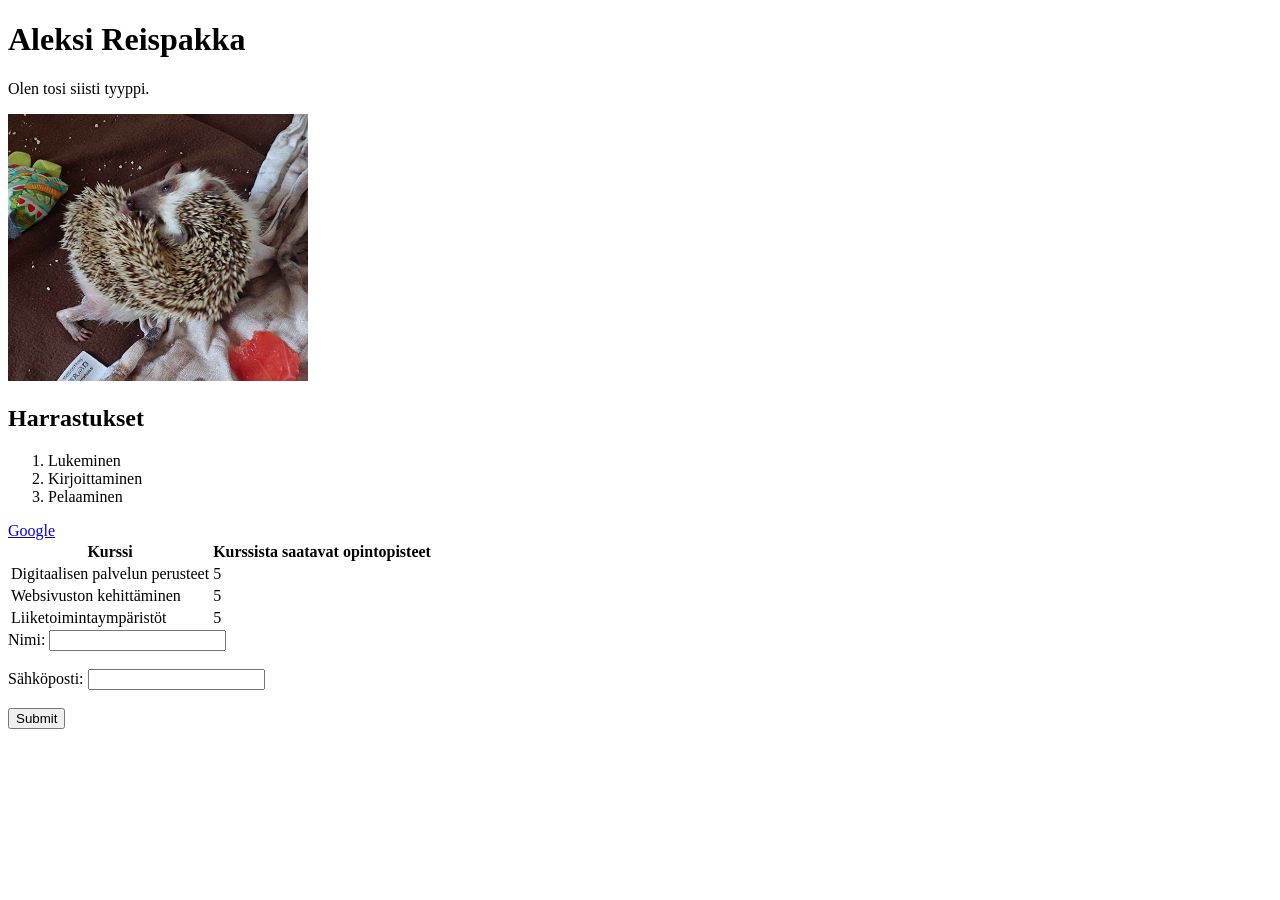
<file: WS01/index.html>
<!DOCTYPE html>
    <html lang="fi">
    <head>
        <title>Ensimmäinen HTML sivu</title>
    </head>
    <body>
        <h1>Aleksi Reispakka</h1>
        <p>Olen tosi siisti tyyppi.</p>
        <img src="siili.jpg" width="300" alt="Siili">
        <h2>Harrastukset</h2>
    <ol>
        <li>Lukeminen</li>
        <li>Kirjoittaminen</li>
        <li>Pelaaminen</li>
    </ol>
    <a href="https://www.google.fi">Google</a>
    <table>
    <tr>
        <th>Kurssi</th>
        <th>Kurssista saatavat opintopisteet</th>
    </tr>
    <tr>
        <td>Digitaalisen palvelun perusteet</td>
        <td>5</td>
    </tr>
    <tr>
        <td>Websivuston kehittäminen</td>
        <td>5</td>
    </tr>
    <tr>
        <td>Liiketoimintaympäristöt</td>
        <td>5</td>
    </tr>
    </table>
    <form>
    <label for="name">Nimi:</label>
    <input type="text" id="name" name="name"><br><br>
    <label for="email">Sähköposti:</label>
    <input type="email" id="email" name="email"><br><br>
    <input type="submit" value="Submit">
    </form>
    </body>
    </html>
</file>
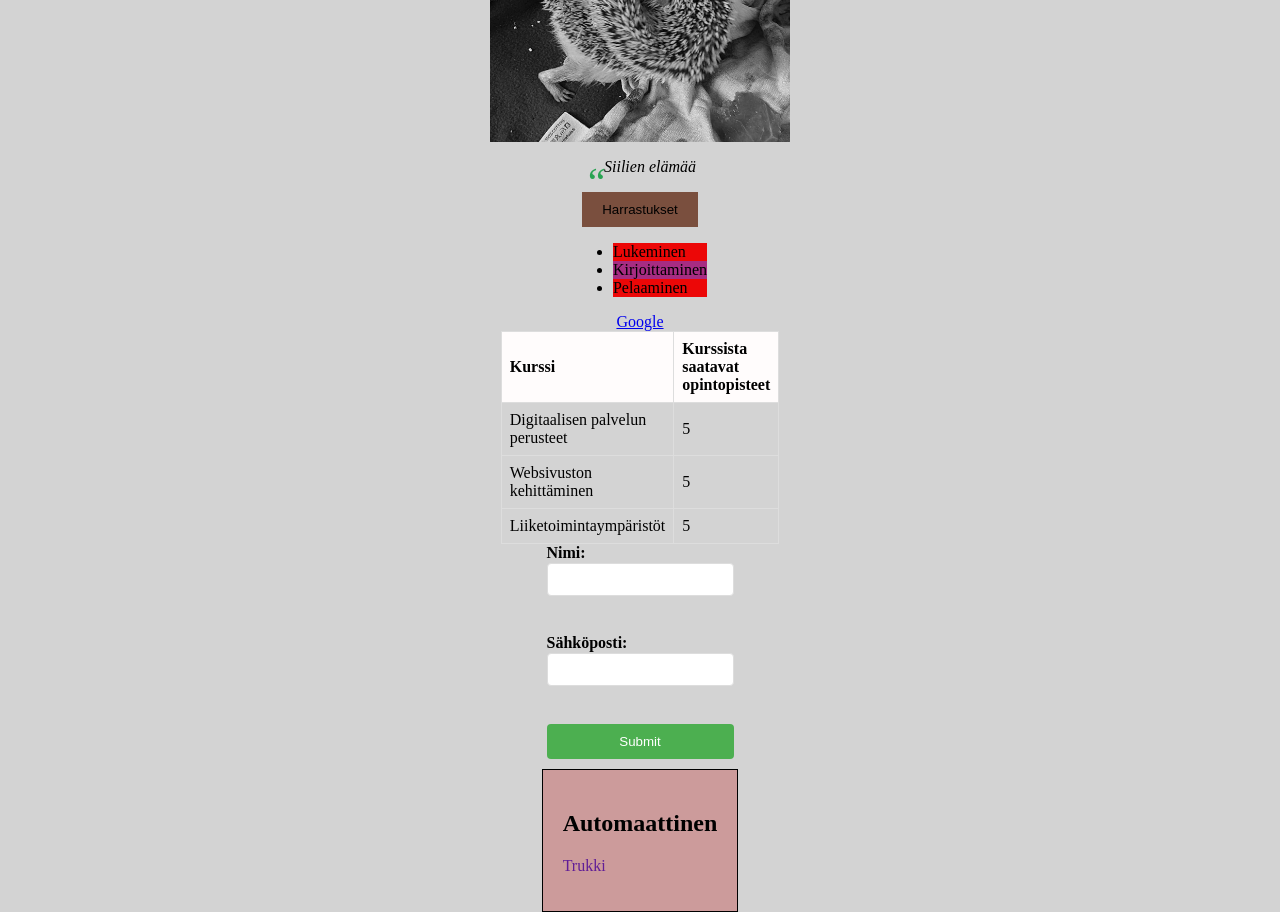
<file: WS03/index.html>
<!DOCTYPE html>
    <html lang="fi">
    <head>
        <meta charset="UTF-8">
        <title>Ensimmäinen HTML sivu</title>
        <link rel="stylesheet" href="styles.css">
    </head>
    <body>
        <h1>Aleksi Reispakan sivut</h1>
        <div class="animated-banner">Olen tosi siisti tyyppi.</div>
        <img src="siili.jpg" width="300" alt="Siili" class="filter-image">
        <blockquote class="quote">
        Siilien elämää
      </blockquote>
        <button class="transition-button">Harrastukset</button>
<ul class="pseudo-list">
        <li>Lukeminen</li>
        <li>Kirjoittaminen</li>
        <li>Pelaaminen</li>
      </ul>
    <a href="https://www.google.fi">Google</a>
    <div class="animation-box"></div>
    <table>
    <tr>
        <th>Kurssi</th>
        <th>Kurssista saatavat opintopisteet</th>
    </tr>
    <tr>
        <td>Digitaalisen palvelun perusteet</td>
        <td>5</td>
    </tr>
    <tr>
        <td>Websivuston kehittäminen</td>
        <td>5</td>
    </tr>
    <tr>
        <td>Liiketoimintaympäristöt</td>
        <td>5</td>
    </tr>
    </table>
    <form>
    <label for="name">Nimi:</label>
    <input type="text" id="name" name="name"><br><br>
    <label for="email">Sähköposti:</label>
    <input type="email" id="email" name="email"><br><br>
    <input type="submit" value="Submit">
    </form>
    <div class="content-box">
  <h2>Automaattinen</h2>
  <p>Trukki</p>
</div>
    </body>
    </html>
</file>
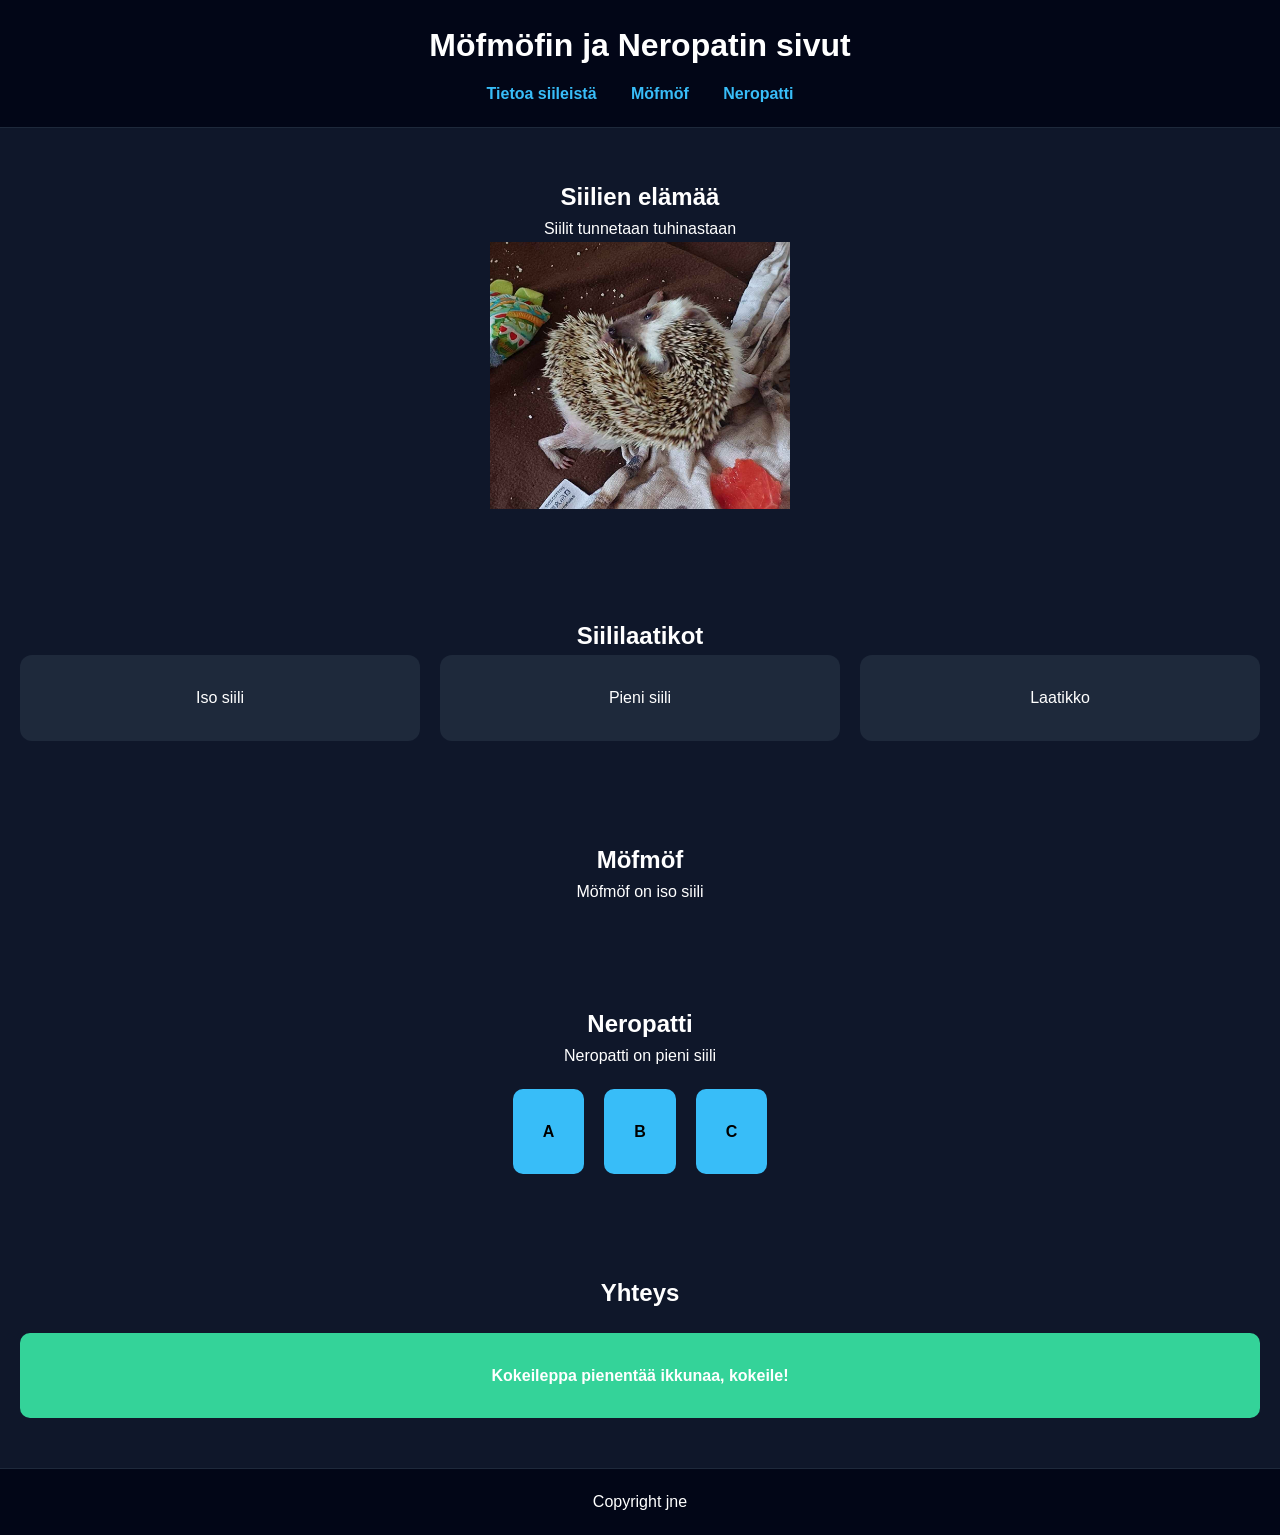
<file: WS04/index.html>
<!DOCTYPE html>
<html lang="fi">
<head>
  <meta charset="UTF-8">
  <title>Siilien sivut</title>
  <link rel="stylesheet" href="styles.css">
</head>

<body>
  <header>
    <h1>Möfmöfin ja Neropatin sivut</h1>
    <nav>
      <ul>
        <li><a href="#about">Tietoa siileistä</a></li>
        <li><a href="#mofmof">Möfmöf</a></li>
        <li><a href="#neropatti">Neropatti</a></li>
      </ul>
    </nav>
  </header>
  <main>
    <section id="about">
      <h2>Siilien elämää</h2>
      <p>Siilit tunnetaan tuhinastaan</p>
      <img src="kuvat/mofmof.png" width="300" alt="Möfmöf" class="animated">
    </section>

    <section id="services">
      <h2>Siililaatikot</h2>

      <div class="grid-container">
        <div class="card">Iso siili</div>
        <div class="card">Pieni siili</div>
        <div class="card">Laatikko</div>
      </div>
    </section>

    <section id="mofmof">
      <h2>Möfmöf</h2>
      <p>Möfmöf on iso siili</p>
    </section>

    <section id="neropatti">
      <h2>Neropatti</h2>
      <p>Neropatti on pieni siili</p>

      <div class="flex-container">
        <div class="box">A</div>
        <div class="box">B</div>
        <div class="box">C</div>
      </div>
    </section>
    <section id="contact">
      <h2>Yhteys</h2>
      <div class="responsive-box">
        Kokeileppa pienentää ikkunaa, kokeile!
      </div>
    </section>

  </main>
  <footer>
    <p>Copyright jne</p>
  </footer>
</body>
</html>
</file>
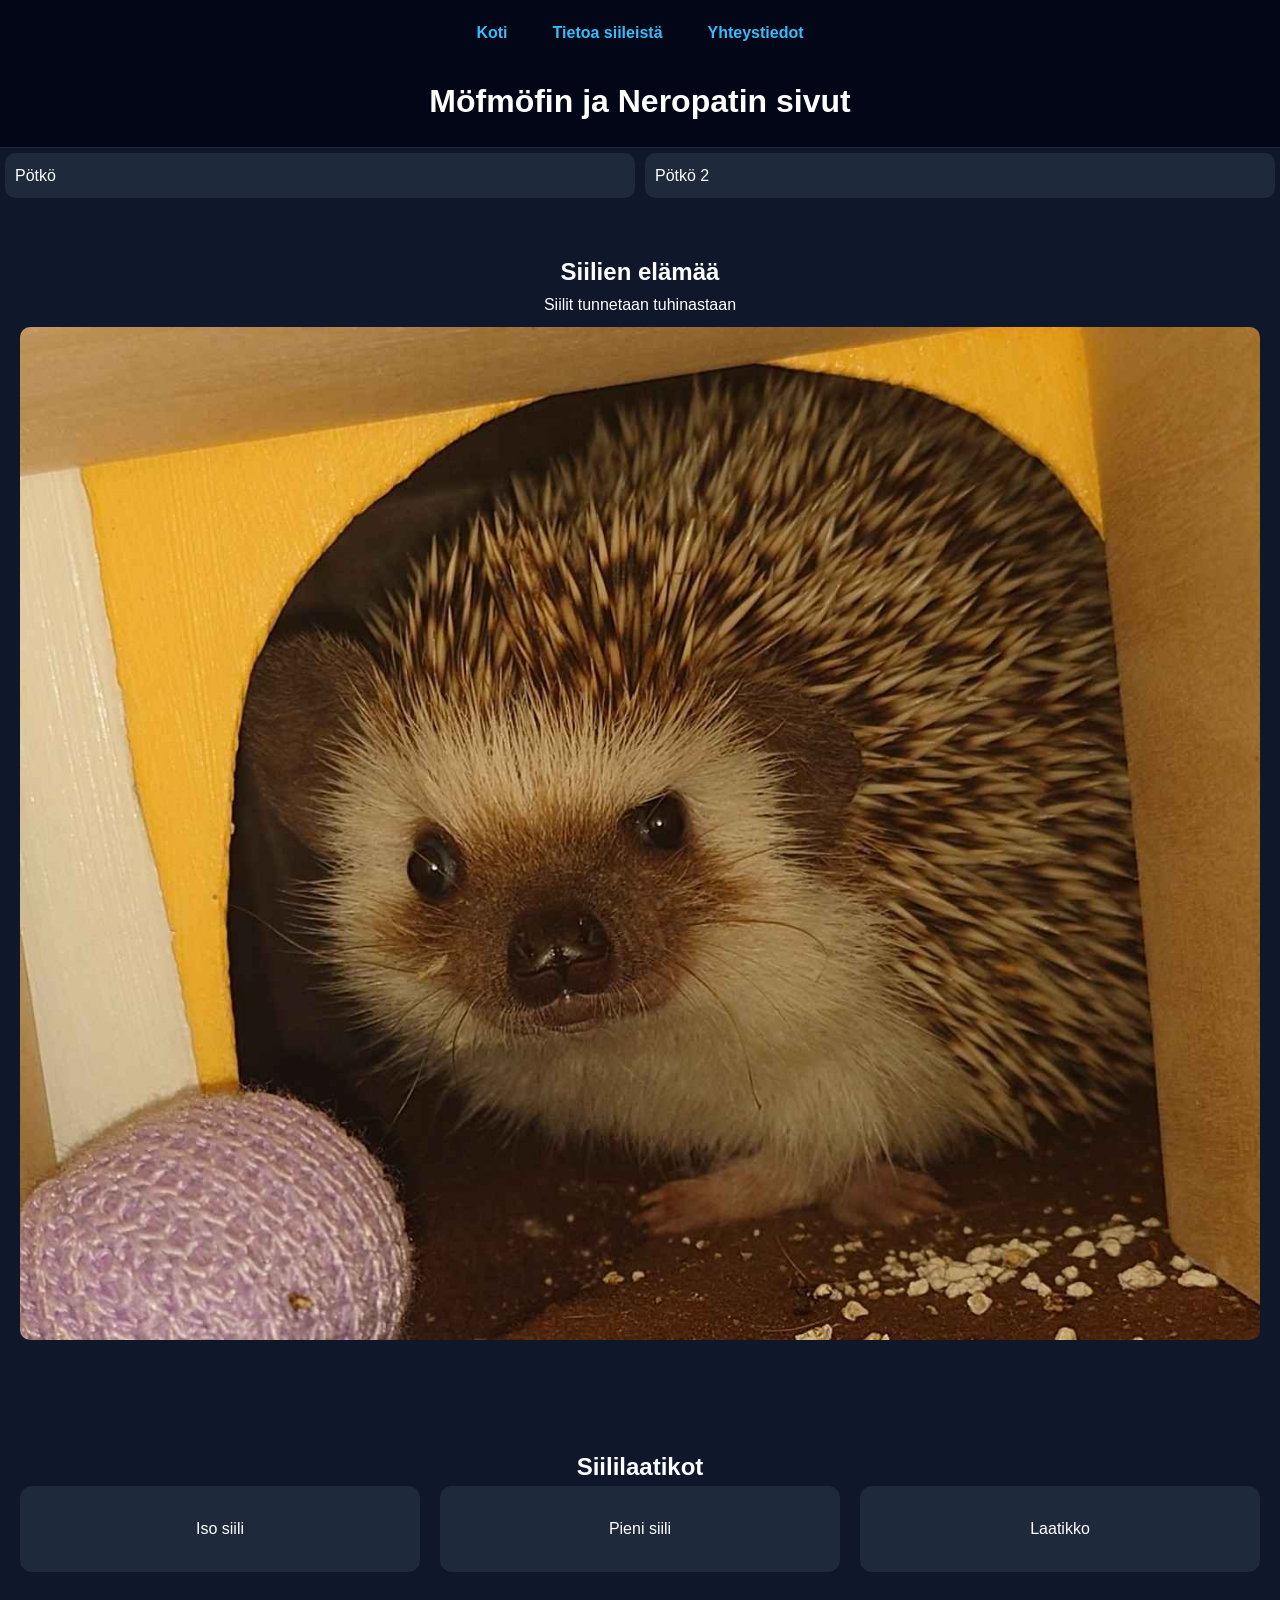
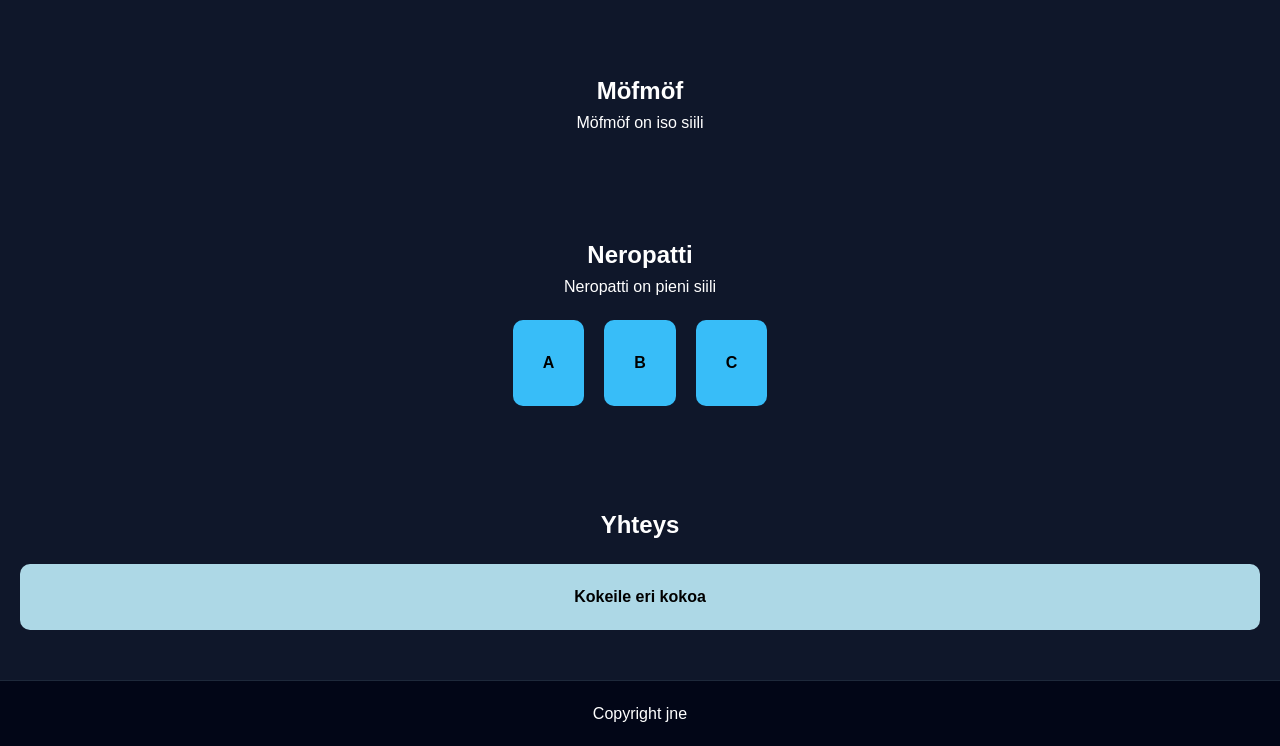
<file: WS05/index.html>
<!DOCTYPE html>
<html lang="fi">
<head>
  <meta charset="UTF-8">
  <title>Siilien sivut</title>
  <link rel="stylesheet" href="styles.css">
</head>

<body>

  <nav class="responsive-nav">
    <button class="menu-toggle">☰ Menu</button>
    <ul class="nav-list">
      <li><a href="#about">Koti</a></li>
      <li><a href="#mofmof">Tietoa siileistä</a></li>
      <li><a href="#contact">Yhteystiedot</a></li>
    </ul>
  </nav>

  <header>
    <h1>Möfmöfin ja Neropatin sivut</h1>
  </header>

  <main>

    <div class="responsive-container">
      <div class="column">
        Pötkö
      </div>
      <div class="column">
        Pötkö 2
      </div>
    </div>

    <section id="about">
      <h2>Siilien elämää</h2>
      <p>Siilit tunnetaan tuhinastaan</p>

      <img src="kuvat/mofmof2.jpg" alt="Siilin ilme" class="responsive-image">

    </section>

    <section id="services">
      <h2>Siililaatikot</h2>

      <div class="grid-container">
        <div class="card">Iso siili</div>
        <div class="card">Pieni siili</div>
        <div class="card">Laatikko</div>
      </div>
    </section>

    <section id="mofmof">
      <h2>Möfmöf</h2>
      <p>Möfmöf on iso siili</p>
    </section>

    <section id="neropatti">
      <h2>Neropatti</h2>
      <p>Neropatti on pieni siili</p>

      <div class="flex-container">
        <div class="box">A</div>
        <div class="box">B</div>
        <div class="box">C</div>
      </div>
    </section>

    <section id="contact">
      <h2>Yhteys</h2>

      <div class="media-query-box">
        Kokeile eri kokoa
      </div>

    </section>

  </main>

  <footer>
    <p>Copyright jne</p>
  </footer>

</body>
</html>
</file>
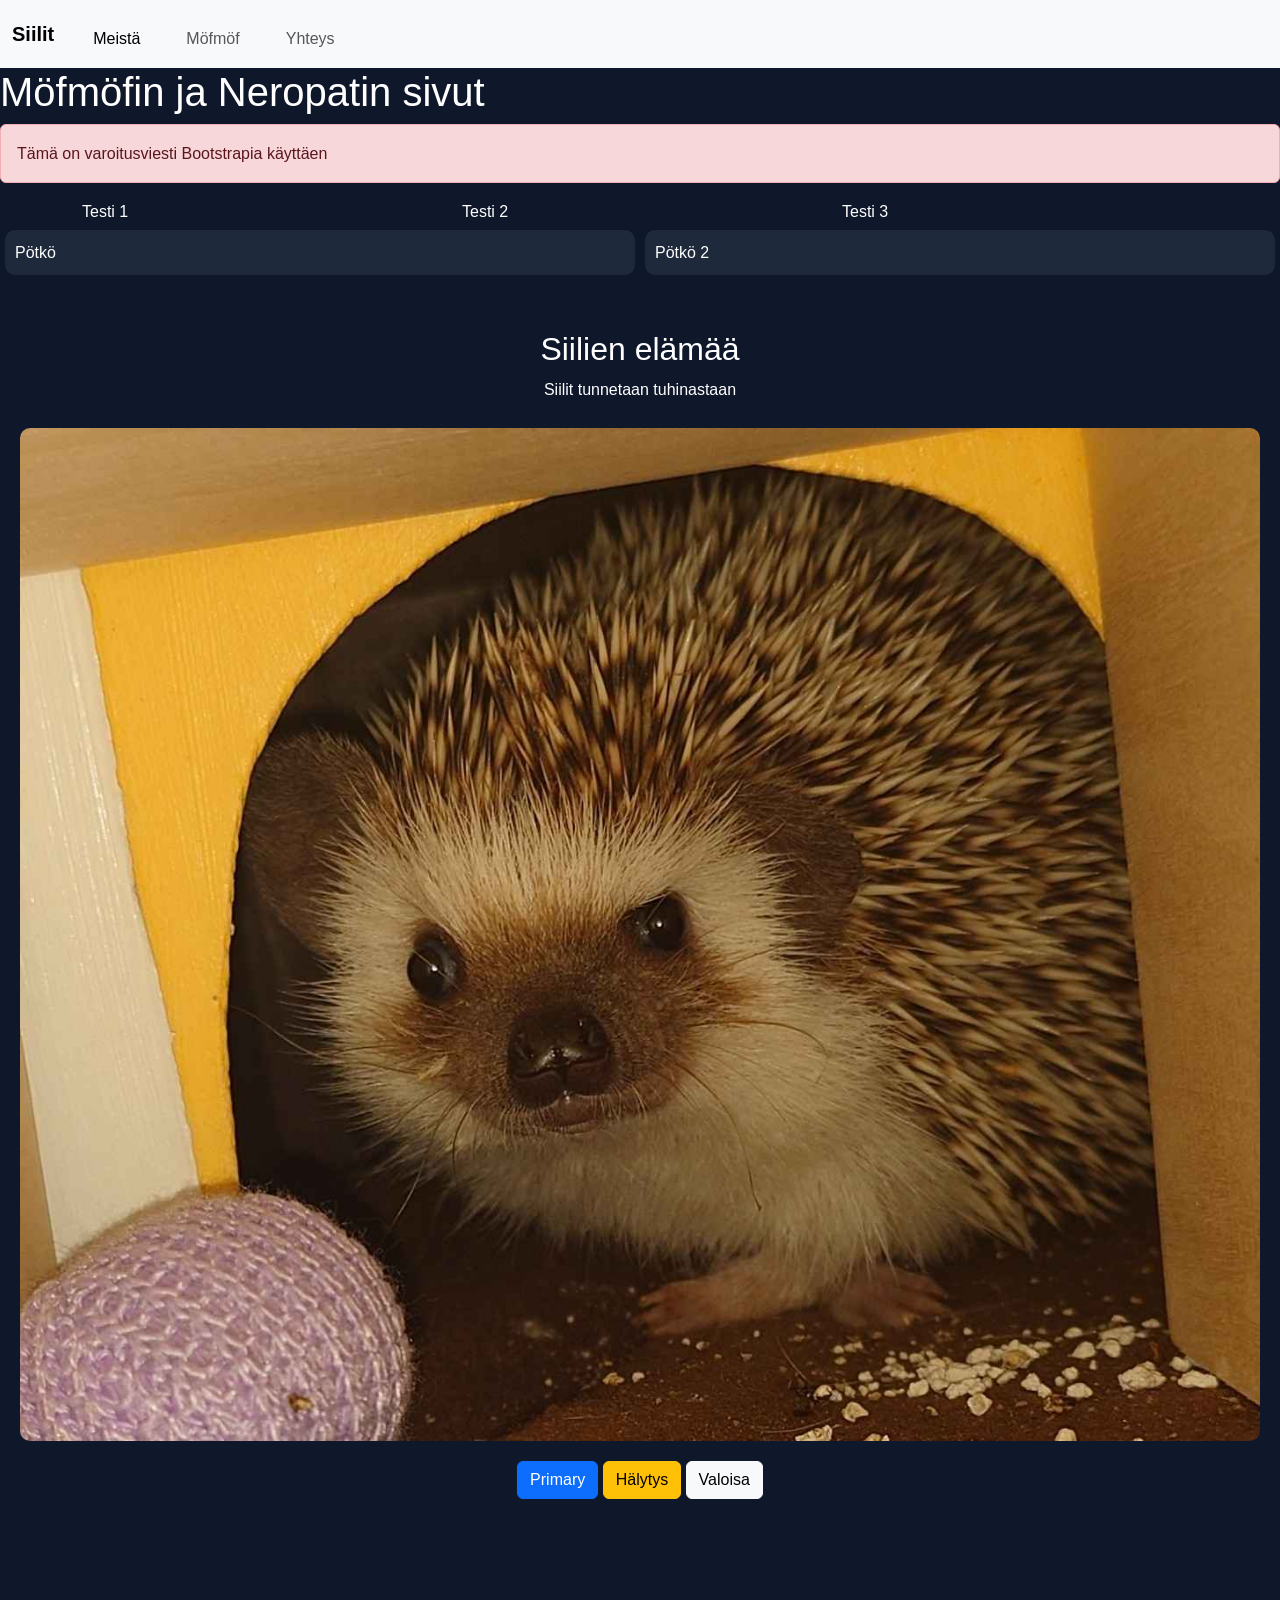
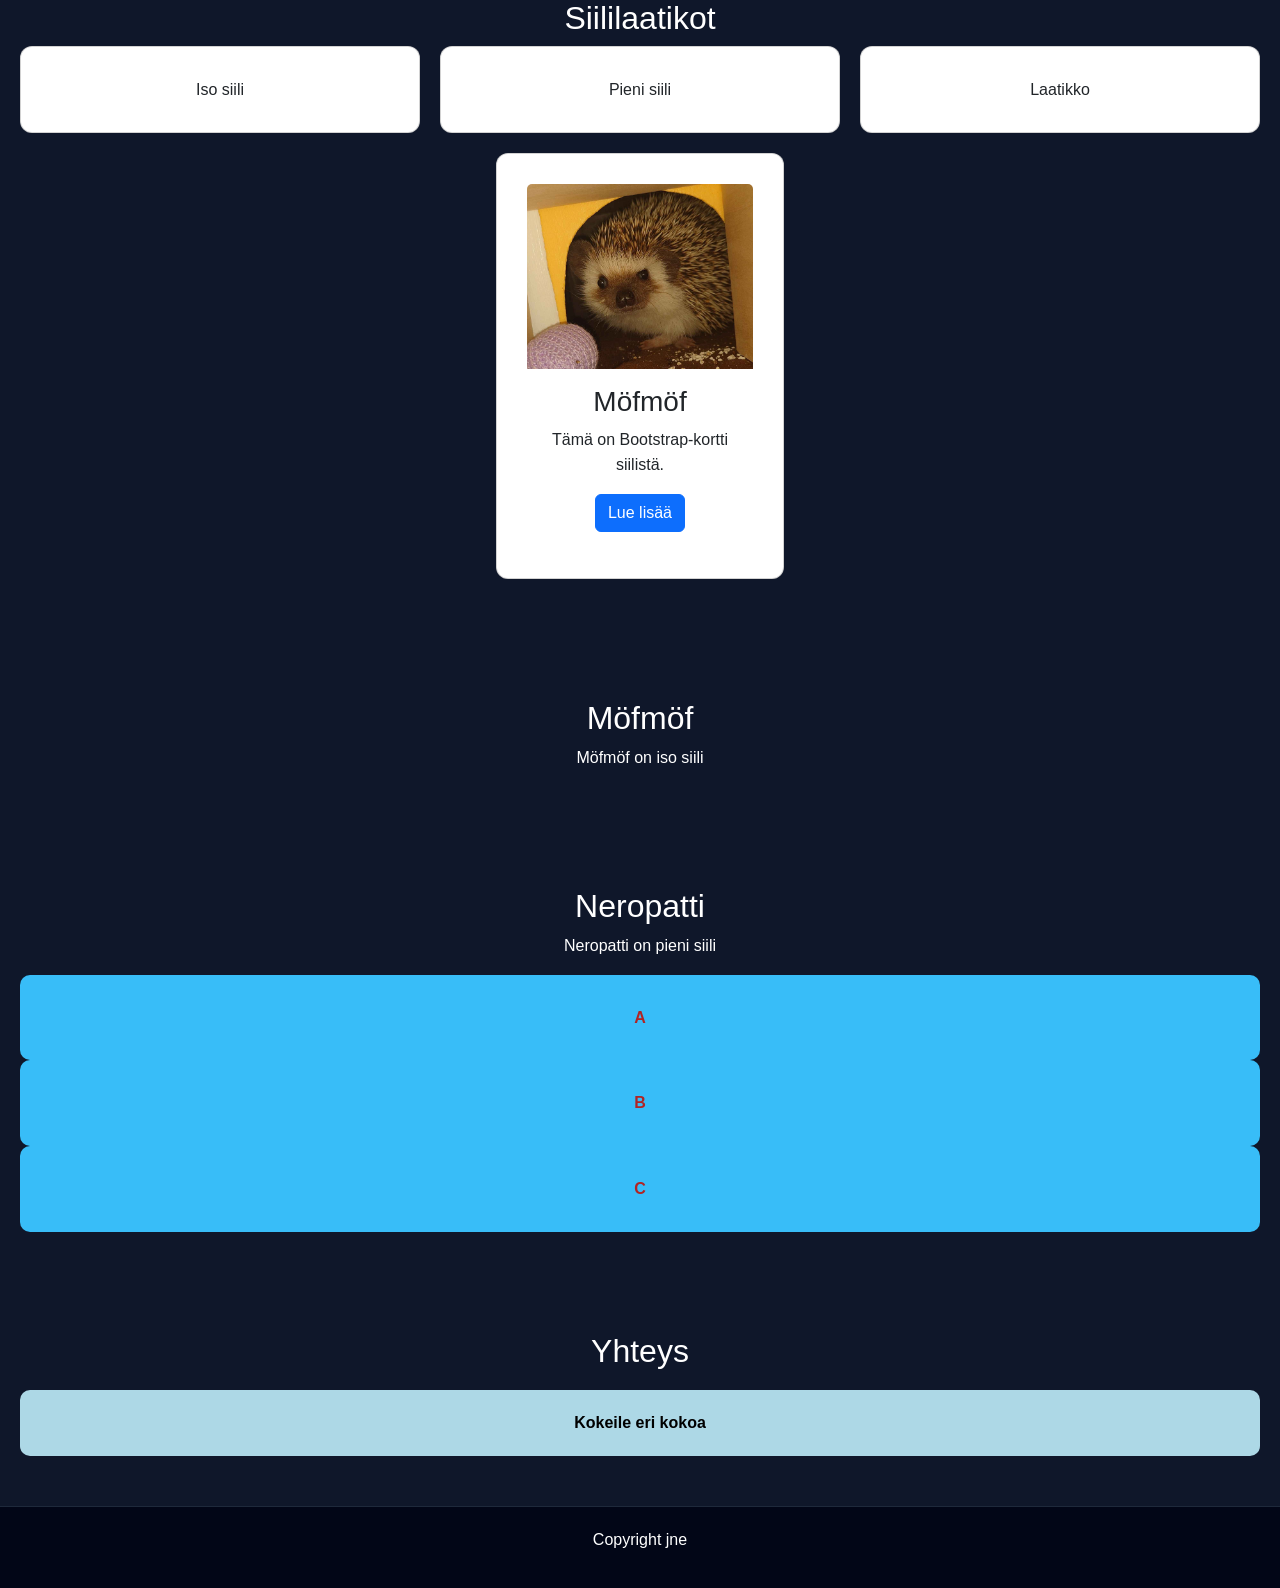
<file: WS06/index.html>
<!DOCTYPE html>
<html lang="fi">
<head>
  <meta charset="UTF-8">
  <title>Siilien sivut</title>
<!-- Bootstrap CSS -->
  <link href="https://cdn.jsdelivr.net/npm/bootstrap@5.3.0/dist/css/bootstrap.min.css" rel="stylesheet">
  <link rel="stylesheet" href="styles.css">
</head>

<body>

  <nav class="navbar navbar-expand-lg navbar-light bg-light">
    <div class="container-fluid">
      <a class="navbar-brand" href="#">Siilit</a>
      <button class="navbar-toggler" type="button" data-bs-toggle="collapse" data-bs-target="#navbarNav">
        <span class="navbar-toggler-icon"></span>
      </button>
      <div class="collapse navbar-collapse" id="navbarNav">
        <ul class="navbar-nav me-auto">
          <li class="nav-item"><a class="nav-link active" href="#about">Meistä</a></li>
          <li class="nav-item"><a class="nav-link" href="#mofmof">Möfmöf</a></li>
          <li class="nav-item"><a class="nav-link" href="#contact">Yhteys</a></li>
        </ul>
      </div>
    </div>
  </nav>

  <header>
    <h1>Möfmöfin ja Neropatin sivut</h1>
  </header>

  <main>

    <div class="alert alert-danger" role="alert">
      Tämä on varoitusviesti Bootstrapia käyttäen
    </div>

    <div class="container">
      <div class="row">
        <div class="col-md-4 col-12">Testi 1</div>
        <div class="col-md-4 col-12">Testi 2</div>
        <div class="col-md-4 col-12">Testi 3</div>
      </div>
    </div>

    <div class="responsive-container">
      <div class="column">
        Pötkö
      </div>
      <div class="column">
        Pötkö 2
      </div>
    </div>

    <section id="about">
      <h2>Siilien elämää</h2>
      <p>Siilit tunnetaan tuhinastaan</p>

      <img src="kuvat/mofmof2.jpg" alt="Siilin ilme" class="responsive-image">

      <div style="margin-top:20px;">
        <button class="btn btn-primary">Primary</button>
        <button class="btn btn-warning">Hälytys</button>
        <button class="btn btn-light">Valoisa</button>
      </div>

    </section>

    <section id="services">
      <h2>Siililaatikot</h2>

      <div class="grid-container">
        <div class="card">Iso siili</div>
        <div class="card">Pieni siili</div>
        <div class="card">Laatikko</div>
      </div>

      <div class="card" style="width: 18rem; margin: 20px auto;">
        <img src="kuvat/mofmof2.jpg" class="card-img-top" alt="Siili kortissa">
        <div class="card-body">
          <h3 class="card-title">Möfmöf</h3>
          <p class="card-text">Tämä on Bootstrap-kortti siilistä.</p>
          <a href="#" class="btn btn-primary">Lue lisää</a>
        </div>
      </div>

    </section>

    <section id="mofmof">
      <h2>Möfmöf</h2>
      <p>Möfmöf on iso siili</p>
    </section>

    <section id="neropatti">
      <h2>Neropatti</h2>
      <p>Neropatti on pieni siili</p>

      <div class="flex-container">
        <div class="box">A</div>
        <div class="box">B</div>
        <div class="box">C</div>
      </div>
    </section>

    <section id="contact">
      <h2>Yhteys</h2>

      <div class="media-query-box">
        Kokeile eri kokoa
      </div>

    </section>

  </main>

  <footer>
    <p>Copyright jne</p>
  </footer>
<!-- Bootstrap JavaScript (place before closing </body> tag) -->
  <script src="https://cdn.jsdelivr.net/npm/bootstrap@5.3.0/dist/js/bootstrap.bundle.min.js"></script>

</body>
</html>
</file>
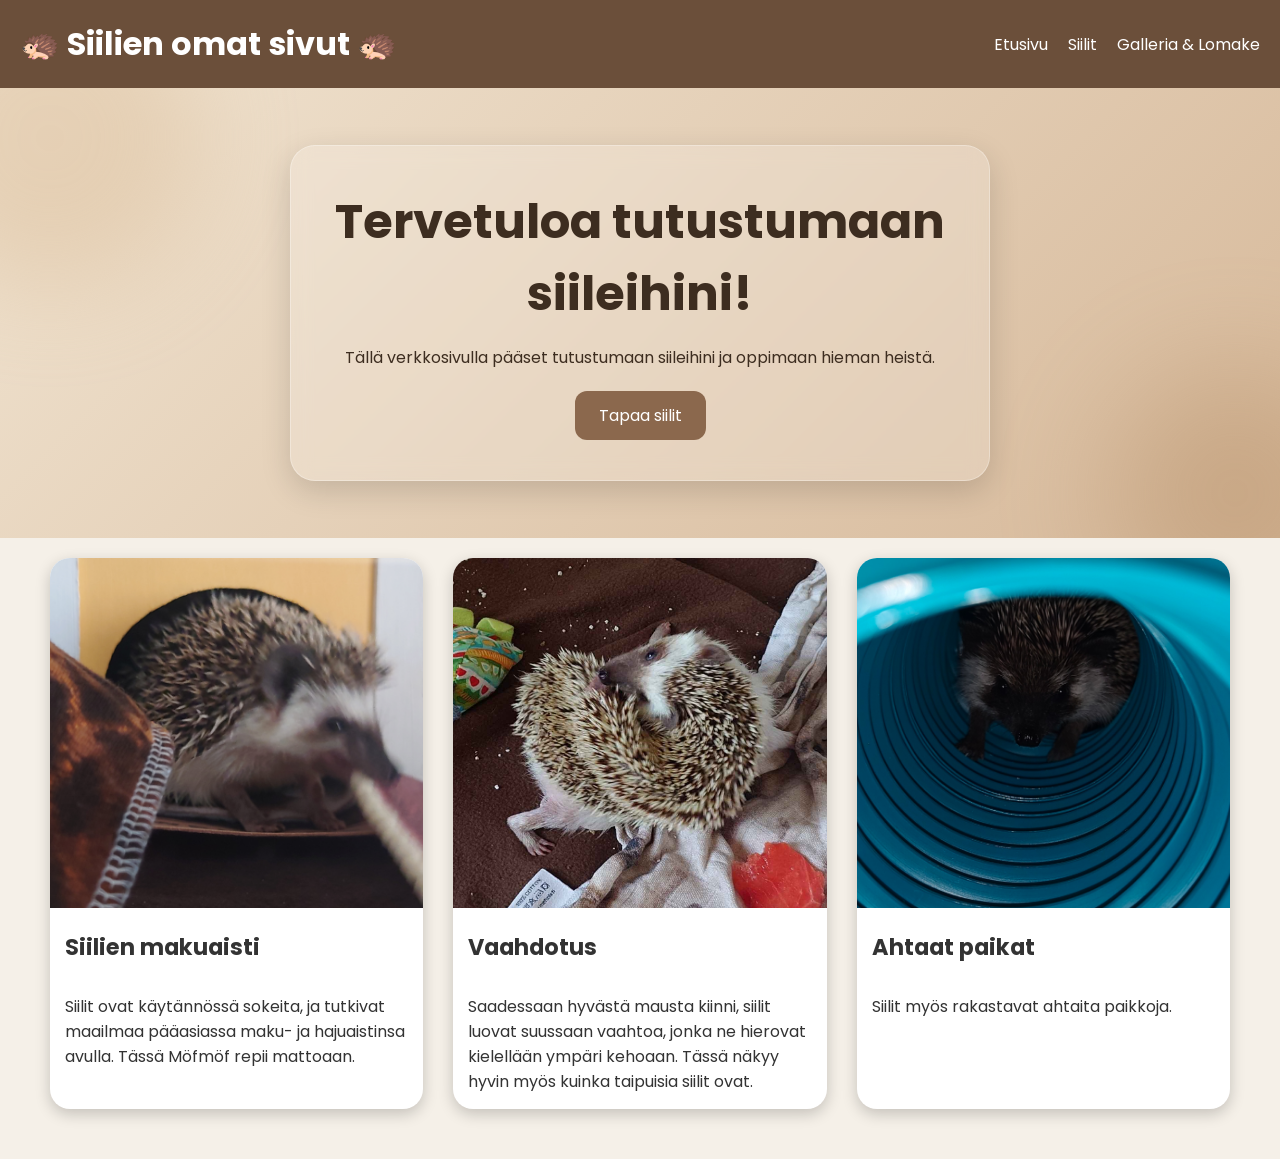
<file: WS07/index.html>
<!DOCTYPE html>
<html lang="fi">
<head>
    <meta charset="UTF-8">
    <meta name="viewport" content="width=device-width, initial-scale=1.0">
    <title>Siilien omat sivut</title>
    <link rel="stylesheet" href="styles.css">

    <link href="https://fonts.googleapis.com/css2?family=Poppins:wght@300;400;600&display=swap" rel="stylesheet">
</head>
<body>

    <header>
        <nav>
            <h1>🦔 Siilien omat sivut 🦔</h1>

            <ul>
                <li><a href="index.html">Etusivu</a></li>
                <li><a href="siilit.html">Siilit</a></li>
                <li><a href="galleria.html">Galleria & Lomake</a></li>
            </ul>
        </nav>
    </header>

    <section class="hero">
        <div class="hero-text">
            <h2>Tervetuloa tutustumaan siileihini!</h2>
            <p>
                Tällä verkkosivulla pääset tutustumaan siileihini ja oppimaan hieman heistä.
            </p>

            <a href="siilit.html" class="button">Tapaa siilit</a>
        </div>
    </section>

    <section class="cards">

        <div class="card">
            <img src="kuvat/mofmof3.JPG" alt="Möfmöf repimässä mattoa">
            <h3>Siilien makuaisti</h3>
            <p>
                Siilit ovat käytännössä sokeita, ja tutkivat maailmaa pääasiassa maku- ja hajuaistinsa avulla. Tässä Möfmöf repii mattoaan.
            </p>
        </div>

        <div class="card">
            <img src="kuvat/mofmof1.jpg" alt="Möfmöfin selkäranka vääntyy vaahdottaessa">
            <h3>Vaahdotus</h3>
            <p>
                Saadessaan hyvästä mausta kiinni, siilit luovat suussaan vaahtoa, jonka ne hierovat kielellään ympäri kehoaan. Tässä näkyy hyvin myös kuinka taipuisia siilit ovat.
            </p>
        </div>

        <div class="card">
            <img src="kuvat/nerppa2.jpg" alt="Neropatti putkessa">
            <h3>Ahtaat paikat</h3>
            <p>
                Siilit myös rakastavat ahtaita paikkoja. 
            </p>
        </div>

    </section>

</body>
</html>
</file>
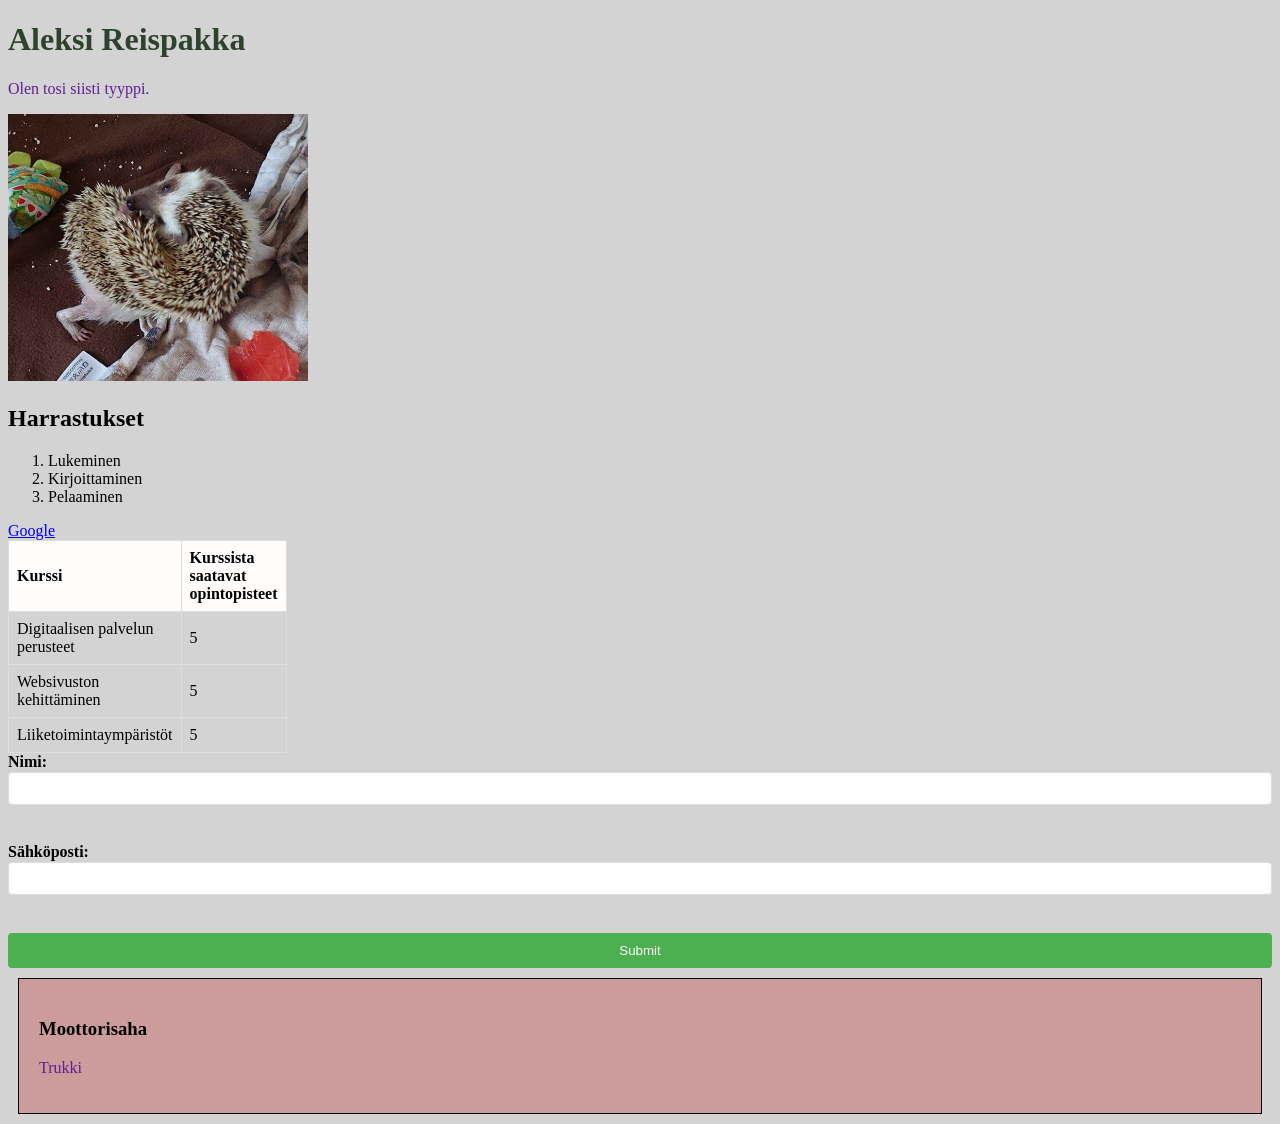
<file: WS02/WS02/index.html>
<!DOCTYPE html>
    <html lang="fi">
    <head>
        <title>Ensimmäinen HTML sivu</title>
        <link rel="stylesheet" href="styles.css">
    </head>
    <body>
        <h1>Aleksi Reispakka</h1>
        <p>Olen tosi siisti tyyppi.</p>
        <img src="siili.jpg" width="300" alt="Siili">
        <h2>Harrastukset</h2>
    <ol>
        <li>Lukeminen</li>
        <li>Kirjoittaminen</li>
        <li>Pelaaminen</li>
    </ol>
    <a href="https://www.google.fi">Google</a>
    <table>
    <tr>
        <th>Kurssi</th>
        <th>Kurssista saatavat opintopisteet</th>
    </tr>
    <tr>
        <td>Digitaalisen palvelun perusteet</td>
        <td>5</td>
    </tr>
    <tr>
        <td>Websivuston kehittäminen</td>
        <td>5</td>
    </tr>
    <tr>
        <td>Liiketoimintaympäristöt</td>
        <td>5</td>
    </tr>
    </table>
    <form>
    <label for="name">Nimi:</label>
    <input type="text" id="name" name="name"><br><br>
    <label for="email">Sähköposti:</label>
    <input type="email" id="email" name="email"><br><br>
    <input type="submit" value="Submit">
    </form>
    <div class="content-box">
  <h3>Moottorisaha</h3>
  <p>Trukki</p>
</div>
    </body>
    </html>
</file>
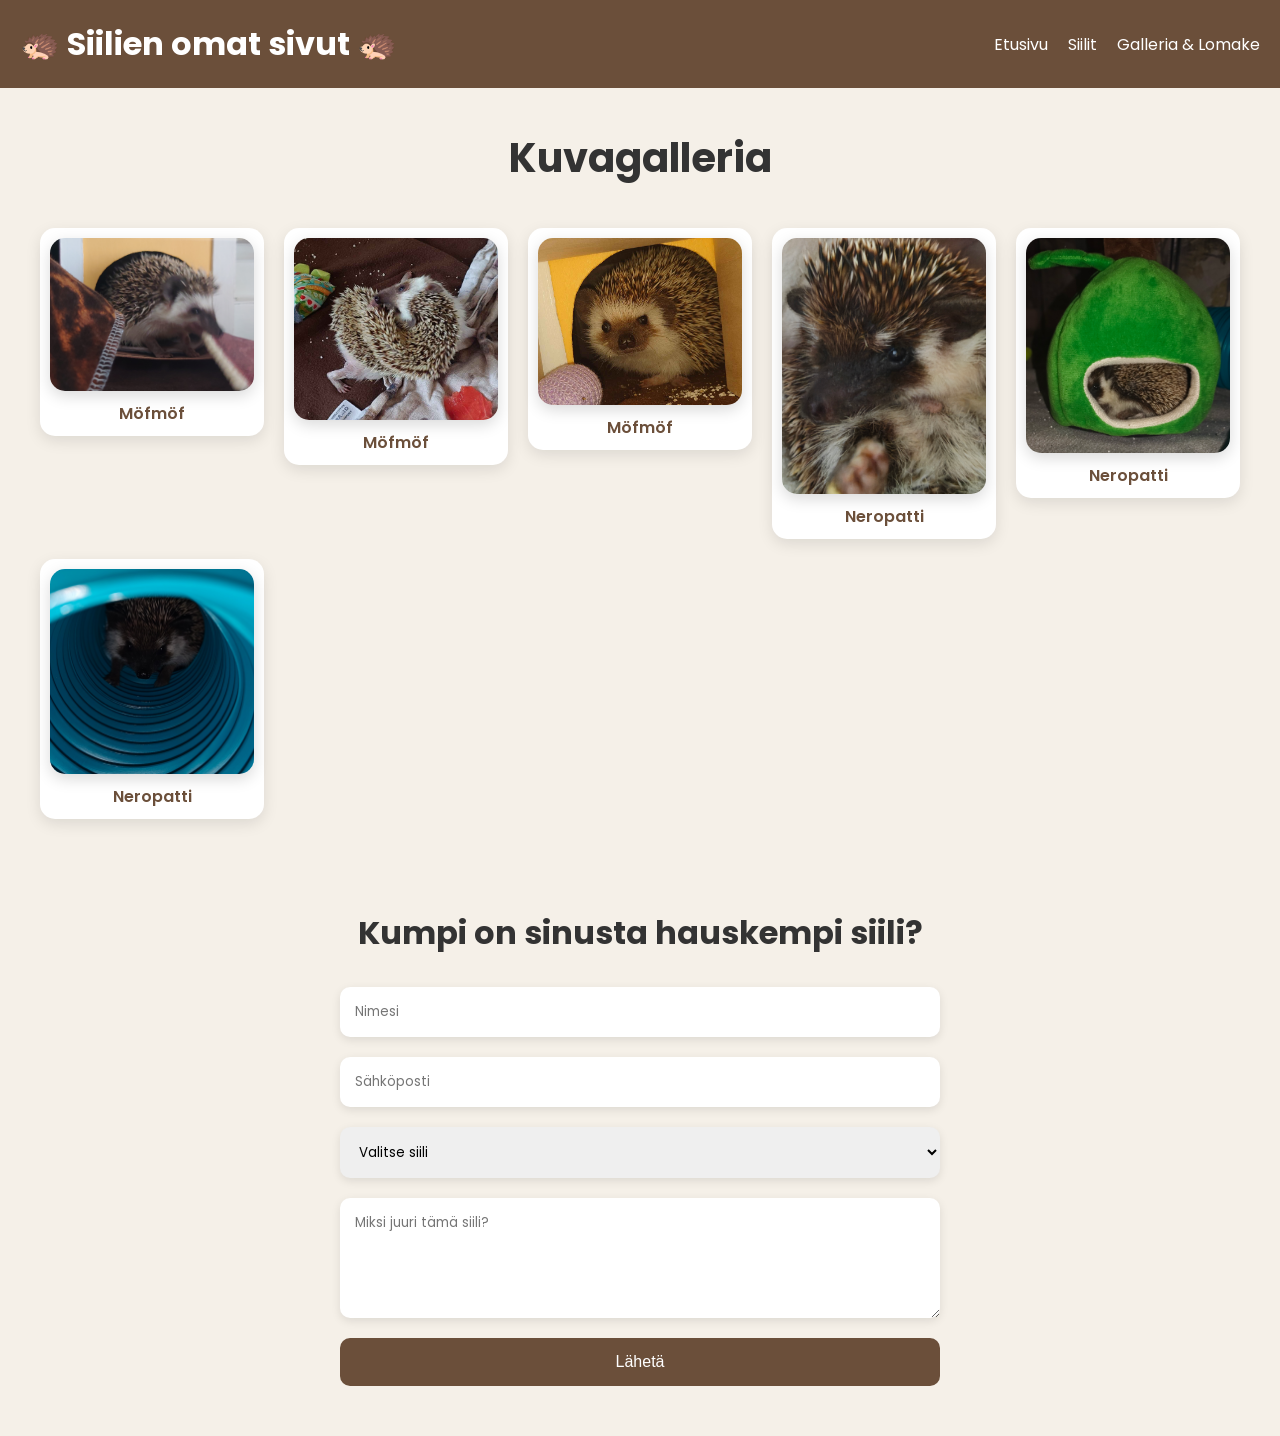
<file: WS07/galleria.html>
<!DOCTYPE html>
<html lang="fi">
<head>
    <meta charset="UTF-8">
    <meta name="viewport" content="width=device-width, initial-scale=1.0">
    <title>Galleria</title>

    <link rel="stylesheet" href="styles.css">

    <link href="https://fonts.googleapis.com/css2?family=Poppins:wght@300;400;600&display=swap" rel="stylesheet">
</head>

<body>

<header>
    <nav>
        <h1>🦔 Siilien omat sivut 🦔</h1>

        <ul>
            <li><a href="index.html">Etusivu</a></li>
            <li><a href="siilit.html">Siilit</a></li>
            <li><a href="galleria.html">Galleria & Lomake</a></li>
        </ul>
    </nav>
</header>

<section class="page-title">
    <h2>Kuvagalleria</h2>
</section>

<div class="gallery">

    <div class="gallery-item">
        <img src="kuvat/mofmof3.JPG" alt="Möfmöf">
        <p>Möfmöf</p>
    </div>

    <div class="gallery-item">
        <img src="kuvat/mofmof1.jpg" alt="Möfmöf">
        <p>Möfmöf</p>
    </div>

    <div class="gallery-item">
        <img src="kuvat/mofmof2.jpg" alt="Möfmöf">
        <p>Möfmöf</p>
    </div>

    <div class="gallery-item">
        <img src="kuvat/nerppa3.jpg" alt="Neropatti">
        <p>Neropatti</p>
    </div>

    <div class="gallery-item">
        <img src="kuvat/nerppa1.jpg" alt="Neropatti">
        <p>Neropatti</p>
    </div>

    <div class="gallery-item">
        <img src="kuvat/nerppa2.jpg" alt="Neropatti">
        <p>Neropatti</p>
    </div>

</div>

<section class="form-section">

    <h2>Kumpi on sinusta hauskempi siili?</h2>

    <form>

        <input type="text" placeholder="Nimesi" required>

        <input type="email" placeholder="Sähköposti" required>

        <select required>
            <option value="">Valitse siili</option>
            <option>Möfmöf</option>
            <option>Neropatti</option>
        </select>

        <textarea placeholder="Miksi juuri tämä siili?" required></textarea>

        <button type="submit">Lähetä</button>

    </form>

</section>

<div id="lightbox" class="lightbox">
    <img id="lightbox-img" src="[data-uri]" alt="">
</div>

<script src="script.js"></script>

</body>
</html>
</file>
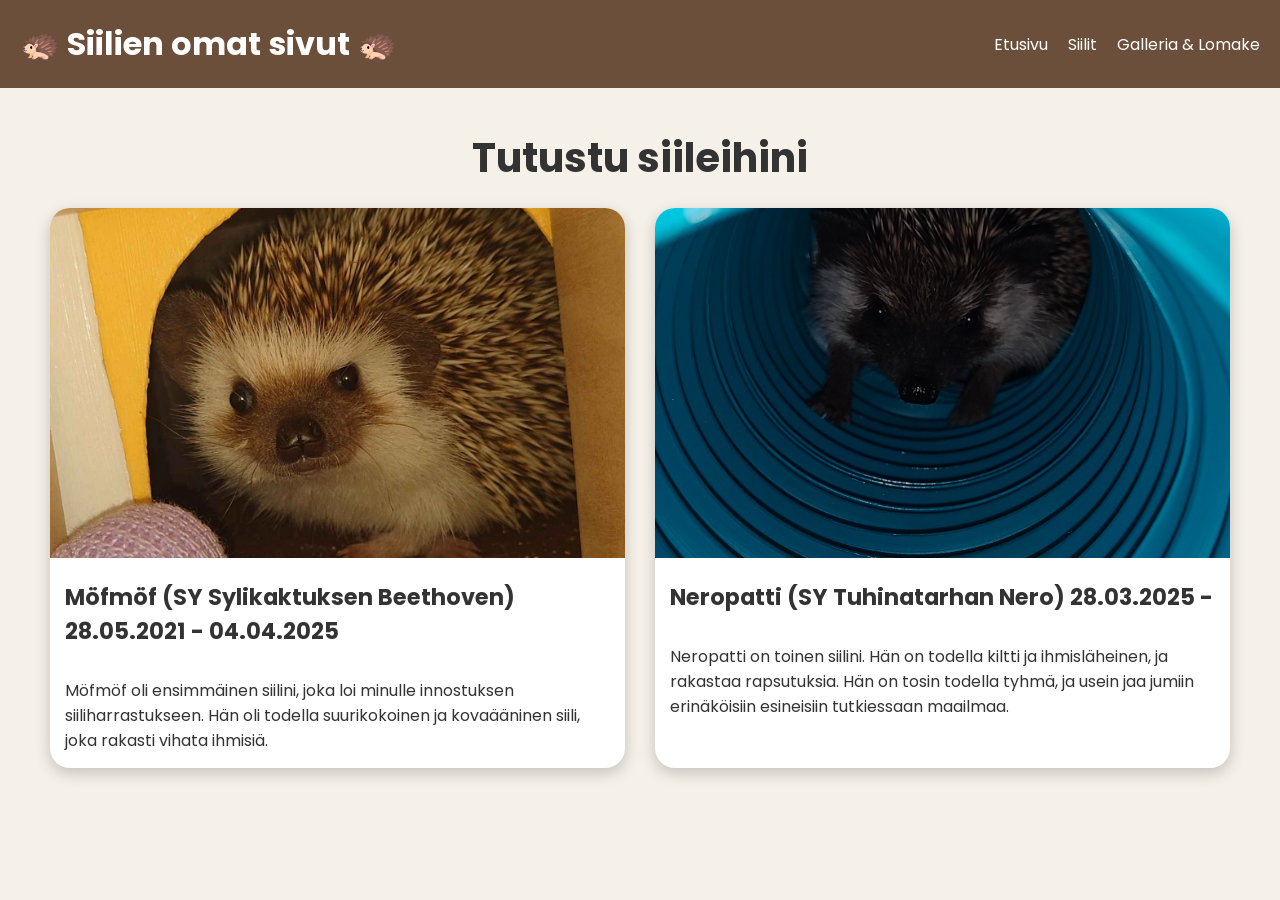
<file: WS07/siilit.html>
<!DOCTYPE html>
<html lang="fi">
<head>
    <meta charset="UTF-8">
    <meta name="viewport" content="width=device-width, initial-scale=1.0">
    <title>Siilit</title>

    <link rel="stylesheet" href="styles.css">

    <link href="https://fonts.googleapis.com/css2?family=Poppins:wght@300;400;600&display=swap" rel="stylesheet">
</head>

<body>

<header>
    <nav>
        <h1>🦔 Siilien omat sivut 🦔</h1>

        <ul>
            <li><a href="index.html">Etusivu</a></li>
            <li><a href="siilit.html">Siilit</a></li>
            <li><a href="galleria.html">Galleria & Lomake</a></li>
        </ul>
    </nav>
</header>

<section class="page-title">
    <h2>Tutustu siileihini</h2>
</section>

<section class="cards">

    <div class="card">
        <img src="kuvat/mofmof2.jpg" alt="Möfmöf repimässä mattoa">
        <h3>Möfmöf (SY Sylikaktuksen Beethoven) 28.05.2021 - 04.04.2025</h3>
        <p>
            Möfmöf oli ensimmäinen siilini, joka loi minulle innostuksen siiliharrastukseen. Hän oli todella suurikokoinen ja kovaääninen siili, joka rakasti vihata ihmisiä.
        </p>
    </div>

    <div class="card">
        <img src="kuvat/nerppa2.jpg" alt="Neropatti kämmenellä">
        <h3>Neropatti (SY Tuhinatarhan Nero) 28.03.2025 - </h3>
        <p>
            Neropatti on toinen siilini. Hän on todella kiltti ja ihmisläheinen, ja rakastaa rapsutuksia. Hän on tosin todella tyhmä, ja usein jaa jumiin erinäköisiin esineisiin tutkiessaan maailmaa.
        </p>
    </div>

</section>

</body>
</html>
</file>
<file: WS03/styles.css>
body {
  display: flex;
  flex-direction: column; 
  justify-content: center; 
  align-items: center;       
  height: 75vh;
  margin: 0;
}
.filter-image {
        filter: grayscale(100%);
        transition: filter 0.3s ease;
      }
      
      .filter-image:hover {
        filter: grayscale(0%);
      }
.animated-banner {
  border: 2px solid black;      
  padding: 10px;
  display: inline-block;
  animation: fadeIn 2s ease-in-out infinite alternate;
}
.transition-button {
        background-color: rgb(122, 79, 62);
        padding: 10px 20px;
        border: none;
        cursor: pointer;
        transition: background-color 0.3s ease;
      }
      
      .transition-button:hover {
        background-color: rgb(19, 5, 5);
      }
@keyframes fadeIn {
  from {
    opacity: 0.2;
    transform: scale(0.9);
  }
  to {
    opacity: 1;
    transform: scale(1.1);
  }
}
h1 {
      color: rgb(46, 66, 46);
    }
    p {
      color: rgb(97, 30, 151);
    }
    
    body {
      background-color: lightgray;
    }
    
    h1 {
      font-size: 2em;
    }
    .content-box {
  padding: 20px;
  margin: 10px;
  background-color: #cc9b9b;
  border: 1px solid #000000;
}
.pseudo-list li:nth-child(odd) {
        background-color: rgb(236, 7, 7);
      }
      
      .pseudo-list li:nth-child(even) {
        background-color: rgb(167, 44, 130);
      }
.animation-box {
        width: 50px;
        height: 50px;
        background-color: lightgreen;
        position: relative;
        animation: move 2s infinite alternate;
      }
      
      @keyframes move {
        from {
          left: 0;
        }
        to {
          left: 100px;
        }
      }
table {
      width: 10%;
      border-collapse: collapse;
    }
    
    th, td {
      border: 1px solid #ddd;
      padding: 8px;
      text-align: left;
    }
    
    th {
      background-color: #fffcfc;
    }
    
    form {
      display: flex;
      flex-direction: column;
      gap: 1px;
    }
    
    label {
      font-weight: bold;
    }
    
    input[type="text"], input[type="email"] {
      padding: 8px;
      border: 1px solid #ddd;
      border-radius: 4px;
    }
    
    input[type="submit"] {
      background-color: #4CAF50;
      color: white;
      padding: 10px;
      border: none;
      border-radius: 4px;
      cursor: pointer;
    }
    
    input[type="submit"]:hover {
      background-color: #a0459b;
    }
    .quote {
        position: relative;
        padding-left: 20px;
        font-style: italic;
      }
      
      .quote::before {
        content: '“';
        font-size: 40px;
        position: absolute;
        left: 0;
        top: 0;
        color: rgb(41, 163, 82);
      }
</file>
<file: WS04/styles.css>
* {
  margin: 0;
  padding: 0;
  box-sizing: border-box;
}

body {
  font-family: 'Segoe UI', sans-serif;
  background: #0f172a;
  color: white;
  line-height: 1.6;
}

header {
  background: #020617;
  padding: 20px;
  text-align: center;
  border-bottom: 1px solid #1e293b;
}

nav ul {
  list-style: none;
  margin-top: 10px;
}

nav li {
  display: inline;
  margin: 0 15px;
}

nav a {
  color: #38bdf8;
  text-decoration: none;
  font-weight: bold;
}

nav a:hover {
  color: #0ea5e9;
}

section {
  padding: 50px 20px;
  text-align: center;
}

.grid-container {
  display: grid;
  grid-template-columns: repeat(auto-fit, minmax(200px, 1fr));
  gap: 20px;
}

.card {
  background: #1e293b;
  padding: 30px;
  border-radius: 12px;
  transition: 0.3s;
}

.card:hover {
  transform: translateY(-10px);
  background: #334155;
}

.flex-container {
  display: flex;
  justify-content: center;
  gap: 20px;
  margin-top: 20px;
}

.box {
  background: #38bdf8;
  color: black;
  padding: 30px;
  border-radius: 10px;
  font-weight: bold;
  transition: 0.3s;
}

.box:hover {
  transform: scale(1.1);
}

.responsive-box {
  margin-top: 20px;
  padding: 30px;
  border-radius: 10px;
  font-weight: bold;
}

@media (max-width: 600px) {
  .responsive-box {
    background: #f87171;
  }
}

@media (min-width: 601px) {
  .responsive-box {
    background: #34d399;
  }
}

footer {
  background: #020617;
  text-align: center;
  padding: 20px;
  border-top: 1px solid #1e293b;
}
</file>
<file: WS05/styles.css>
* {
  margin: 0;
  padding: 0;
  box-sizing: border-box;
}

body {
  font-family: 'Segoe UI', sans-serif;
  background: #0f172a;
  color: white;
  line-height: 1.6;
}

header {
  background: #020617;
  padding: 20px;
  text-align: center;
  border-bottom: 1px solid #1e293b;
}

nav ul {
  list-style: none;
  margin-top: 10px;
}

nav li {
  display: inline;
  margin: 0 15px;
}

nav a {
  color: #38bdf8;
  text-decoration: none;
  font-weight: bold;
}

nav a:hover {
  color: #0ea5e9;
}

section {
  padding: 50px 20px;
  text-align: center;
}

.grid-container {
  display: grid;
  grid-template-columns: repeat(auto-fit, minmax(200px, 1fr));
  gap: 20px;
}

.card {
  background: #1e293b;
  padding: 30px;
  border-radius: 12px;
  transition: 0.3s;
}

.card:hover {
  transform: translateY(-10px);
  background: #334155;
}

.flex-container {
  display: flex;
  justify-content: center;
  gap: 20px;
  margin-top: 20px;
}

.box {
  background: #38bdf8;
  color: black;
  padding: 30px;
  border-radius: 10px;
  font-weight: bold;
  transition: 0.3s;
}

.box:hover {
  transform: scale(1.1);
}

.responsive-box {
  margin-top: 20px;
  padding: 30px;
  border-radius: 10px;
  font-weight: bold;
}

@media (max-width: 600px) {
  .responsive-box {
    background: #f87171;
  }
}

@media (min-width: 601px) {
  .responsive-box {
    background: #34d399;
  }
}

footer {
  background: #020617;
  text-align: center;
  padding: 20px;
  border-top: 1px solid #1e293b;
}

.responsive-container {
  display: flex;
  flex-wrap: wrap;
}

.column {
  flex: 1;
  padding: 10px;
  background: #1e293b;
  margin: 5px;
  border-radius: 10px;
}

@media (max-width: 600px) {
  .column {
    flex: 100%;
  }
}

.responsive-image {
  max-width: 100%;
  height: auto;
  border-radius: 10px;
  margin-top: 10px;
}

.media-query-box {
  padding: 20px;
  text-align: center;
  margin-top: 20px;
  border-radius: 10px;
  font-weight: bold;
}

@media (max-width: 600px) {
  .media-query-box {
    background-color: lightcoral;
  }
}

@media (min-width: 601px) {
  .media-query-box {
    background-color: lightblue;
    color: black;
  }
}

.responsive-nav {
  background: #020617;
  padding: 10px;
  text-align: center;
}

.responsive-nav .nav-list {
  display: flex;
  justify-content: center;
  list-style: none;
  gap: 15px;
}

.responsive-nav .nav-list a {
  color: #38bdf8;
  text-decoration: none;
  font-weight: bold;
}

.menu-toggle {
  display: none;
  background: #38bdf8;
  border: none;
  padding: 10px;
  font-weight: bold;
  cursor: pointer;
}

@media (max-width: 600px) {
  .responsive-nav .nav-list {
    display: none;
  }

  .responsive-nav .menu-toggle {
    display: block;
  }
}
</file>
<file: WS06/styles.css>
* {
  margin: 0;
  padding: 0;
  box-sizing: border-box;
}

body {
  font-family: 'Segoe UI', sans-serif;
  background: #0f172a;
  color: white;
  line-height: 1.6;
}

nav ul {
  list-style: none;
  margin-top: 10px;
}

nav li {
  display: inline;
  margin: 0 15px;
}

nav a {
  color: #38bdf8;
  text-decoration: none;
  font-weight: bold;
}

nav a:hover {
  color: #0ea5e9;
}

section {
  padding: 50px 20px;
  text-align: center;
}

.grid-container {
  display: grid;
  grid-template-columns: repeat(auto-fit, minmax(200px, 1fr));
  gap: 20px;
}

.card {
  background: #ffffff;
  padding: 30px;
  border-radius: 12px;
  transition: 0.3s;
}

.card:hover {
  transform: translateY(-10px);
  background: #334155;
}

.box {
  background: #38bdf8;
  color: rgb(177, 36, 36);
  padding: 30px;
  border-radius: 10px;
  font-weight: bold;
  transition: 0.3s;
}

.box:hover {
  transform: scale(1.1);
}

.responsive-box {
  margin-top: 20px;
  padding: 30px;
  border-radius: 10px;
  font-weight: bold;
}

@media (max-width: 600px) {
  .responsive-box {
    background: #f87171;
  }
}

@media (min-width: 601px) {
  .responsive-box {
    background: #34d399;
  }
}

footer {
  background: #020617;
  text-align: center;
  padding: 20px;
  border-top: 1px solid #1e293b;
}

.responsive-container {
  display: flex;
  flex-wrap: wrap;
}

.column {
  flex: 1;
  padding: 10px;
  background: #1e293b;
  margin: 5px;
  border-radius: 10px;
}

@media (max-width: 600px) {
  .column {
    flex: 100%;
  }
}

.responsive-image {
  max-width: 100%;
  height: auto;
  border-radius: 10px;
  margin-top: 10px;
}

.media-query-box {
  padding: 20px;
  text-align: center;
  margin-top: 20px;
  border-radius: 10px;
  font-weight: bold;
}

@media (max-width: 600px) {
  .media-query-box {
    background-color: lightcoral;
  }
}

@media (min-width: 601px) {
  .media-query-box {
    background-color: lightblue;
    color: black;
  }
}
</file>
<file: WS07/styles.css>
*{
    margin:0;
    padding:0;
    box-sizing:border-box;
}

body{
    font-family:'Poppins', sans-serif;
    background:#f5f0e8;
    color:#333;
}

/* NAVI */

header{
    background:#6b4f3a;
    padding:20px;
    position:sticky;
    top:0;
    z-index:1000;
}

nav{
    display:flex;
    justify-content:space-between;
    align-items:center;
}

nav h1{
    color:white;
    font-size:2rem;
}

nav ul{
    display:flex;
    list-style:none;
    gap:20px;
}

nav a{
    text-decoration:none;
    color:white;
    transition:0.3s;
    font-size:1rem;
}

nav a:hover{
    color:#ffd27f;
}

/* HEROKORTTI */

.hero{
    height:50vh;

    background:
    linear-gradient(
        135deg,
        #f0e3d0,
        #d6b899
    );

    display:flex;
    justify-content:center;
    align-items:center;
    text-align:center;

    color:#3d2d20;

    position:relative;
    overflow:hidden;
}

/* BLUR */

.hero::before{
    content:"";

    position:absolute;

    width:300px;
    height:300px;

    background:#d8b892;

    border-radius:50%;

    top:-100px;
    left:-100px;

    opacity:0.4;

    filter:blur(50px);
}

.hero::after{
    content:"";

    position:absolute;

    width:250px;
    height:250px;

    background:#a67c52;

    border-radius:50%;

    bottom:-80px;
    right:-80px;

    opacity:0.3;

    filter:blur(60px);
}

/* GLASSMORPHISM BOX */

.hero-text{

    background:rgba(255,255,255,0.2);

    backdrop-filter:blur(10px);
    -webkit-backdrop-filter:blur(10px);

    border:1px solid rgba(255,255,255,0.3);

    padding:40px;

    border-radius:25px;

    box-shadow:
    0 10px 30px rgba(0,0,0,0.15);

    max-width:700px;

    z-index:2;
}

.hero h2{
    font-size:3rem;
    margin-bottom:15px;
}

.hero p{
    line-height:1.6;
}

/* NAPPULA */

.button{
    display:inline-block;

    margin-top:20px;

    padding:12px 24px;

    background:#8b684d;
    color:white;

    text-decoration:none;

    border-radius:12px;

    transition:0.3s;
}

.button:hover{
    transform:translateY(-3px);
    background:#6b4f3a;
}

/* KORTIT */

.cards{
    display:grid;

    grid-template-columns:
    repeat(auto-fit, minmax(250px, 1fr));

    gap:30px;

    padding:50px;

    margin-top:-30px;
}

.card{
    background:white;

    border-radius:20px;

    overflow:hidden;

    box-shadow:
    0 5px 15px rgba(0,0,0,0.2);

    transition:0.3s;
}

.card:hover{
    transform:translateY(-10px);
}

.card img{
    width:100%;
    height:350px;
    object-fit:cover;
}

.card h3,
.card p{
    padding:15px;
}

.card h3{
    font-size:1.4rem;
}

/* PAGE TITLE */

.page-title{
    text-align:center;
    margin-top:40px;
}

.page-title h2{
    font-size:2.5rem;
}

/* GALLERIA */

.gallery{
    display:grid;
    grid-template-columns:repeat(auto-fit, minmax(200px, 1fr));
    gap:20px;
    padding:40px;
    align-items:start;
}

.gallery-item{
    text-align:center;
    padding:10px;
    background:white;
    border-radius:15px;
    box-shadow:0 5px 15px rgba(0,0,0,0.1);
}

.gallery-item img{
    width:100%;
    max-width:220px;     
    height:auto;         
    display:block;
    margin:0 auto;
    border-radius:12px;
    transition:0.3s;
}

.gallery-item img:hover{
    transform:scale(1.05);
}

.gallery-item p{
    margin-top:10px;
    font-weight:600;
    color:#6b4f3a;
}

.gallery img{
    width:100%;

    border-radius:15px;

    transition:0.3s;

    box-shadow:
    0 5px 15px rgba(0,0,0,0.15);
}

.gallery img:hover{
    transform:scale(1.05);
}

/* FORM */

.form-section{
    padding:50px;
}

.form-section h2{
    text-align:center;
    margin-bottom:30px;
    font-size:2rem;
}

form{
    max-width:600px;

    margin:auto;

    display:flex;

    flex-direction:column;

    gap:20px;
}

input,
textarea,
select{
    padding:15px;

    border:none;

    border-radius:10px;

    font-family:'Poppins', sans-serif;

    box-shadow:
    0 3px 10px rgba(0,0,0,0.1);
}

textarea{
    min-height:120px;
    resize:vertical;
}

button{
    padding:15px;

    border:none;

    background:#6b4f3a;

    color:white;

    border-radius:10px;

    cursor:pointer;

    transition:0.3s;

    font-size:1rem;
}

button:hover{
    background:#8b684d;
    transform:translateY(-2px);
}

/* LIGHTBOX */

.lightbox{
    display:none;

    position:fixed;
    top:0;
    left:0;

    width:100%;
    height:100%;

    background:rgba(0,0,0,0.8);

    justify-content:center;
    align-items:center;

    z-index:9999;
}

.lightbox img{
    max-width:90%;
    max-height:90%;

    border-radius:10px;
}

/* MOBILE */

@media (max-width:768px){

    nav{
        flex-direction:column;
        gap:20px;
    }

    nav ul{
        flex-direction:column;
        text-align:center;
    }

    .hero{
        height:60vh;
        padding:20px;
    }

    .hero h2{
        font-size:2rem;
    }

    .hero-text{
        padding:25px;
    }

    .cards{
        margin-top:0;
        padding:25px;
    }

    .page-title h2{
        font-size:2rem;
    }

}
</file>
<file: WS02/WS02/styles.css>
h1 {
      color: rgb(46, 66, 46);
    }
    p {
      color: rgb(97, 30, 151);
    }
    
    body {
      background-color: lightgray;
    }
    
    h1 {
      font-size: 2em;
    }
    .content-box {
  padding: 20px;
  margin: 10px;
  background-color: #cc9b9b;
  border: 1px solid #000000;
}
table {
      width: 10%;
      border-collapse: collapse;
    }
    
    th, td {
      border: 1px solid #ddd;
      padding: 8px;
      text-align: left;
    }
    
    th {
      background-color: #fffcfc;
    }
    
    form {
      display: flex;
      flex-direction: column;
      gap: 1px;
    }
    
    label {
      font-weight: bold;
    }
    
    input[type="text"], input[type="email"] {
      padding: 8px;
      border: 1px solid #ddd;
      border-radius: 4px;
    }
    
    input[type="submit"] {
      background-color: #4CAF50;
      color: white;
      padding: 10px;
      border: none;
      border-radius: 4px;
      cursor: pointer;
    }
    
    input[type="submit"]:hover {
      background-color: #a0459b;
    }
</file>
